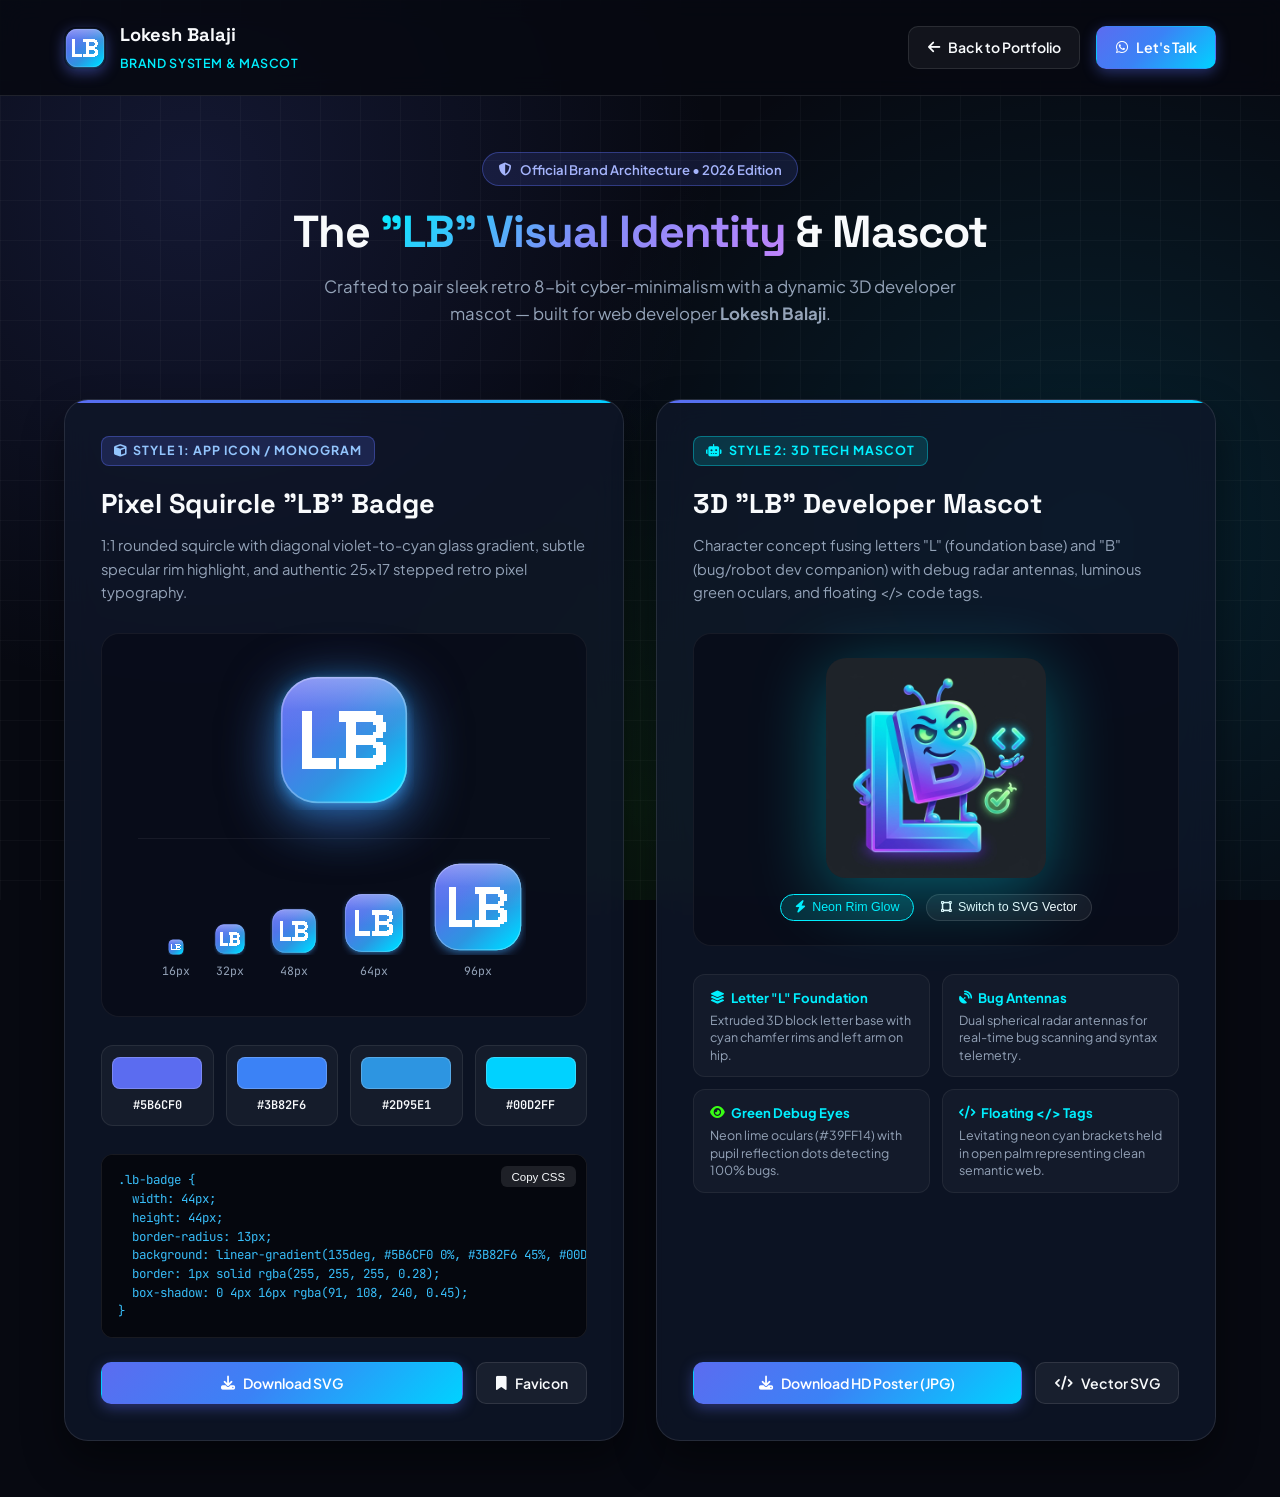
<file: brand-showcase.html>
<!DOCTYPE html>
<html lang="en">
<head>
  <meta charset="UTF-8">
  <meta name="viewport" content="width=device-width, initial-scale=1.0">
  <title>LB Brand Identity & Mascot System | Lokesh Balaji</title>
  <meta name="description" content="Official Brand Identity, Vector Pixel Monogram System & 3D Developer Mascot Architecture for Lokesh Balaji.">

  <!-- Favicon -->
  <link rel="icon" type="image/svg+xml" href="assets/favicon-lb.svg">

  <!-- Google Fonts -->
  <link rel="preconnect" href="https://fonts.googleapis.com">
  <link rel="preconnect" href="https://fonts.gstatic.com" crossorigin>
  <link href="https://fonts.googleapis.com/css2?family=JetBrains+Mono:wght@400;500;600;700&family=Plus+Jakarta+Sans:wght@300;400;500;600;700;800&family=Space+Grotesk:wght@500;600;700;800&display=swap" rel="stylesheet">

  <!-- Font Awesome -->
  <link rel="stylesheet" href="https://cdnjs.cloudflare.com/ajax/libs/font-awesome/6.5.1/css/all.min.css">

  <style>
    :root {
      --bg-dark: #070911;
      --bg-card: rgba(15, 23, 42, 0.75);
      --bg-card-border: rgba(255, 255, 255, 0.1);
      --grad-squircle: linear-gradient(135deg, #5b6cf0 0%, #3b82f6 45%, #00d2ff 100%);
      --neon-cyan: #00f0ff;
      --neon-green: #39ff14;
      --neon-purple: #8b5cf6;
      --text-main: #f8fafc;
      --text-muted: #94a3b8;
      --font-display: 'Space Grotesk', sans-serif;
      --font-body: 'Plus Jakarta Sans', sans-serif;
      --font-code: 'JetBrains Mono', monospace;
    }

    * {
      box-sizing: border-box;
      margin: 0;
      padding: 0;
    }

    body {
      background-color: var(--bg-dark);
      background-image: 
        radial-gradient(circle at 15% 20%, rgba(91, 108, 240, 0.15) 0%, transparent 40%),
        radial-gradient(circle at 85% 60%, rgba(0, 210, 255, 0.12) 0%, transparent 45%),
        radial-gradient(circle at 50% 90%, rgba(57, 255, 20, 0.08) 0%, transparent 40%);
      background-attachment: fixed;
      color: var(--text-main);
      font-family: var(--font-body);
      min-height: 100vh;
      line-height: 1.6;
    }

    /* Constellation Tech Grid Backdrop */
    .bg-grid {
      position: fixed;
      inset: 0;
      background-size: 40px 40px;
      background-image: 
        linear-gradient(to right, rgba(255, 255, 255, 0.03) 1px, transparent 1px),
        linear-gradient(to bottom, rgba(255, 255, 255, 0.03) 1px, transparent 1px);
      pointer-events: none;
      z-index: 0;
    }

    .container {
      max-width: 1200px;
      margin: 0 auto;
      padding: 0 1.5rem;
      position: relative;
      z-index: 1;
    }

    /* Top Navigation */
    .navbar {
      display: flex;
      justify-content: space-between;
      align-items: center;
      padding: 1.25rem 0;
      border-bottom: 1px solid var(--bg-card-border);
      backdrop-filter: blur(12px);
      position: sticky;
      top: 0;
      z-index: 100;
      background: rgba(7, 9, 17, 0.85);
    }

    .brand-wrap {
      display: flex;
      align-items: center;
      gap: 0.85rem;
      text-decoration: none;
      color: var(--text-main);
    }

    .nav-badge-img {
      width: 42px;
      height: 42px;
      border-radius: 12px;
      box-shadow: 0 4px 14px rgba(91, 108, 240, 0.45);
      transition: transform 0.3s cubic-bezier(0.34, 1.56, 0.64, 1);
    }

    .brand-wrap:hover .nav-badge-img {
      transform: rotate(-6deg) scale(1.08);
    }

    .nav-title {
      font-family: var(--font-display);
      font-weight: 700;
      font-size: 1.15rem;
      display: block;
    }

    .nav-subtitle {
      font-size: 0.78rem;
      color: var(--neon-cyan);
      letter-spacing: 0.05em;
      text-transform: uppercase;
      font-weight: 600;
    }

    .nav-actions {
      display: flex;
      align-items: center;
      gap: 1rem;
    }

    .btn {
      display: inline-flex;
      align-items: center;
      gap: 0.5rem;
      padding: 0.55rem 1.15rem;
      border-radius: 10px;
      font-weight: 600;
      font-size: 0.88rem;
      text-decoration: none;
      transition: all 0.25s ease;
      cursor: pointer;
      border: 1px solid transparent;
    }

    .btn-outline {
      background: rgba(255, 255, 255, 0.05);
      border-color: var(--bg-card-border);
      color: var(--text-main);
    }

    .btn-outline:hover {
      background: rgba(255, 255, 255, 0.12);
      border-color: var(--neon-cyan);
      color: var(--neon-cyan);
      transform: translateY(-2px);
    }

    .btn-primary {
      background: var(--grad-squircle);
      color: #ffffff;
      box-shadow: 0 4px 14px rgba(91, 108, 240, 0.4);
    }

    .btn-primary:hover {
      box-shadow: 0 6px 20px rgba(0, 210, 255, 0.55);
      transform: translateY(-2px);
    }

    /* Hero Section */
    .hero-banner {
      text-align: center;
      padding: 3.5rem 0 2.5rem;
    }

    .hero-tag {
      display: inline-flex;
      align-items: center;
      gap: 0.5rem;
      padding: 0.35rem 0.95rem;
      border-radius: 999px;
      background: rgba(91, 108, 240, 0.15);
      border: 1px solid rgba(91, 108, 240, 0.4);
      color: #a5b4fc;
      font-size: 0.82rem;
      font-weight: 600;
      margin-bottom: 1.25rem;
    }

    .hero-title {
      font-family: var(--font-display);
      font-size: 2.8rem;
      font-weight: 800;
      line-height: 1.15;
      margin-bottom: 1rem;
      letter-spacing: -0.02em;
    }

    .hero-title .gradient-text {
      background: linear-gradient(135deg, #00f0ff, #818cf8, #c084fc);
      -webkit-background-clip: text;
      -webkit-text-fill-color: transparent;
    }

    .hero-description {
      max-width: 680px;
      margin: 0 auto 2rem;
      color: var(--text-muted);
      font-size: 1.05rem;
    }

    /* Styles Split Section */
    .showcase-grid {
      display: grid;
      grid-template-columns: 1fr 1fr;
      gap: 2rem;
      margin-bottom: 3.5rem;
    }

    .style-card {
      background: var(--bg-card);
      border: 1px solid var(--bg-card-border);
      border-radius: 24px;
      padding: 2.25rem;
      backdrop-filter: blur(16px);
      box-shadow: 0 20px 40px rgba(0, 0, 0, 0.45);
      position: relative;
      overflow: hidden;
      display: flex;
      flex-direction: column;
    }

    .style-card::before {
      content: '';
      position: absolute;
      top: 0;
      left: 0;
      right: 0;
      height: 3px;
      background: var(--grad-squircle);
    }

    .card-badge {
      display: inline-flex;
      align-items: center;
      gap: 0.4rem;
      font-size: 0.78rem;
      font-weight: 700;
      text-transform: uppercase;
      letter-spacing: 0.08em;
      padding: 0.25rem 0.75rem;
      border-radius: 8px;
      margin-bottom: 1rem;
      width: fit-content;
    }

    .badge-icon-style {
      background: rgba(91, 108, 240, 0.2);
      border: 1px solid rgba(91, 108, 240, 0.4);
      color: #93c5fd;
    }

    .badge-mascot-style {
      background: rgba(0, 240, 255, 0.15);
      border: 1px solid rgba(0, 240, 255, 0.35);
      color: var(--neon-cyan);
    }

    .card-title {
      font-family: var(--font-display);
      font-size: 1.7rem;
      font-weight: 700;
      margin-bottom: 0.5rem;
    }

    .card-desc {
      color: var(--text-muted);
      font-size: 0.92rem;
      margin-bottom: 1.75rem;
    }

    /* Style 1: Pixel Badge Preview Canvas */
    .icon-preview-stage {
      background: rgba(8, 12, 24, 0.8);
      border: 1px solid rgba(255, 255, 255, 0.06);
      border-radius: 18px;
      padding: 2.25rem;
      display: flex;
      flex-direction: column;
      align-items: center;
      justify-content: center;
      margin-bottom: 1.75rem;
      position: relative;
    }

    .main-squircle-preview {
      width: 140px;
      height: 140px;
      margin-bottom: 1.75rem;
      filter: drop-shadow(0 12px 28px rgba(91, 108, 240, 0.5)) drop-shadow(0 4px 12px rgba(0, 210, 255, 0.4));
      transition: transform 0.35s cubic-bezier(0.34, 1.56, 0.64, 1);
    }

    .main-squircle-preview:hover {
      transform: scale(1.08) rotate(-4deg);
    }

    /* Multi-Size Scaling Ladder */
    .size-ladder {
      display: flex;
      align-items: flex-end;
      justify-content: center;
      gap: 1.5rem;
      width: 100%;
      padding-top: 1.25rem;
      border-top: 1px solid rgba(255, 255, 255, 0.06);
    }

    .size-item {
      display: flex;
      flex-direction: column;
      align-items: center;
      gap: 0.45rem;
    }

    .size-label {
      font-size: 0.72rem;
      font-family: var(--font-code);
      color: var(--text-muted);
    }

    /* Color Swatches */
    .color-swatches {
      display: grid;
      grid-template-columns: repeat(4, 1fr);
      gap: 0.75rem;
      margin-bottom: 1.75rem;
    }

    .swatch-item {
      background: rgba(255, 255, 255, 0.04);
      border: 1px solid rgba(255, 255, 255, 0.08);
      border-radius: 12px;
      padding: 0.65rem;
      text-align: center;
      cursor: pointer;
      transition: transform 0.2s ease, border-color 0.2s ease;
    }

    .swatch-item:hover {
      transform: translateY(-3px);
      border-color: rgba(255, 255, 255, 0.25);
    }

    .swatch-color {
      height: 32px;
      border-radius: 8px;
      margin-bottom: 0.45rem;
      box-shadow: inset 0 0 0 1px rgba(255, 255, 255, 0.2);
    }

    .swatch-hex {
      font-family: var(--font-code);
      font-size: 0.75rem;
      font-weight: 600;
      display: block;
    }

    /* Style 2: Mascot Preview Stage */
    .mascot-preview-stage {
      background: rgba(8, 12, 24, 0.8);
      border: 1px solid rgba(255, 255, 255, 0.06);
      border-radius: 18px;
      padding: 1.5rem;
      display: flex;
      flex-direction: column;
      align-items: center;
      justify-content: center;
      margin-bottom: 1.75rem;
      position: relative;
      min-height: 280px;
    }

    .mascot-interactive-wrap {
      width: 220px;
      height: 220px;
      position: relative;
      cursor: grab;
      transition: transform 0.2s ease;
      filter: drop-shadow(0 15px 35px rgba(0, 240, 255, 0.35));
    }

    .mascot-interactive-wrap:hover {
      transform: scale(1.05);
    }

    .mascot-interactive-wrap img {
      width: 100%;
      height: 100%;
      object-fit: contain;
      border-radius: 20px;
    }

    .mascot-controls {
      display: flex;
      gap: 0.75rem;
      margin-top: 1rem;
    }

    .pill-btn {
      background: rgba(255, 255, 255, 0.06);
      border: 1px solid rgba(255, 255, 255, 0.12);
      color: var(--text-main);
      padding: 0.35rem 0.85rem;
      border-radius: 999px;
      font-size: 0.78rem;
      cursor: pointer;
      display: flex;
      align-items: center;
      gap: 0.4rem;
      transition: all 0.2s ease;
    }

    .pill-btn.active, .pill-btn:hover {
      background: rgba(0, 240, 255, 0.15);
      border-color: var(--neon-cyan);
      color: var(--neon-cyan);
    }

    /* Mascot Lore / Anatomy List */
    .anatomy-grid {
      display: grid;
      grid-template-columns: 1fr 1fr;
      gap: 0.75rem;
      margin-bottom: 1.75rem;
    }

    .anatomy-item {
      background: rgba(255, 255, 255, 0.03);
      border: 1px solid rgba(255, 255, 255, 0.06);
      border-radius: 12px;
      padding: 0.75rem 1rem;
    }

    .anatomy-title {
      font-size: 0.82rem;
      font-weight: 700;
      color: var(--neon-cyan);
      display: flex;
      align-items: center;
      gap: 0.4rem;
      margin-bottom: 0.25rem;
    }

    .anatomy-desc {
      font-size: 0.78rem;
      color: var(--text-muted);
      line-height: 1.4;
    }

    /* Code Snippet Box */
    .code-box {
      background: #05070e;
      border: 1px solid rgba(255, 255, 255, 0.08);
      border-radius: 12px;
      padding: 1rem;
      position: relative;
      margin-bottom: 1.5rem;
      overflow-x: auto;
    }

    .code-box pre {
      font-family: var(--font-code);
      font-size: 0.78rem;
      color: #38bdf8;
      line-height: 1.5;
    }

    .code-copy-btn {
      position: absolute;
      top: 0.65rem;
      right: 0.65rem;
      background: rgba(255, 255, 255, 0.1);
      border: none;
      color: var(--text-main);
      padding: 0.3rem 0.65rem;
      border-radius: 6px;
      font-size: 0.72rem;
      cursor: pointer;
      transition: background 0.2s;
    }

    .code-copy-btn:hover {
      background: var(--neon-cyan);
      color: #070911;
    }

    /* Action Buttons Row */
    .action-row {
      display: flex;
      gap: 0.85rem;
      margin-top: auto;
    }

    /* Toast Notification */
    .toast {
      position: fixed;
      bottom: 2rem;
      right: 2rem;
      background: #0f172a;
      border: 1px solid var(--neon-cyan);
      color: #ffffff;
      padding: 0.75rem 1.25rem;
      border-radius: 12px;
      box-shadow: 0 10px 25px rgba(0, 240, 255, 0.35);
      font-size: 0.88rem;
      display: flex;
      align-items: center;
      gap: 0.5rem;
      opacity: 0;
      transform: translateY(20px);
      transition: all 0.3s ease;
      z-index: 1000;
      pointer-events: none;
    }

    .toast.show {
      opacity: 1;
      transform: translateY(0);
    }

    @media (max-width: 900px) {
      .showcase-grid {
        grid-template-columns: 1fr;
      }
      .hero-title {
        font-size: 2.2rem;
      }
    }
  </style>
</head>
<body>

  <div class="bg-grid"></div>

  <!-- Top Navigation Bar -->
  <header class="navbar">
    <div class="container" style="display:flex; justify-content:space-between; align-items:center; width:100%;">
      <a href="index.html" class="brand-wrap">
        <img src="assets/lb-badge-pixel.svg" alt="LB Logo" class="nav-badge-img">
        <div>
          <span class="nav-title">Lokesh Balaji</span>
          <span class="nav-subtitle">Brand System &amp; Mascot</span>
        </div>
      </a>
      <div class="nav-actions">
        <a href="index.html" class="btn btn-outline">
          <i class="fa-solid fa-arrow-left"></i>
          <span>Back to Portfolio</span>
        </a>
        <a href="https://wa.me/919445259662?text=Hi%20Lokesh,%20I%20love%20the%20LB%20brand%20identity%20and%20mascot!" target="_blank" class="btn btn-primary">
          <i class="fa-brands fa-whatsapp"></i>
          <span>Let's Talk</span>
        </a>
      </div>
    </div>
  </header>

  <!-- Hero Header -->
  <main class="container">
    <section class="hero-banner">
      <div class="hero-tag">
        <i class="fa-solid fa-shield-halved"></i>
        <span>Official Brand Architecture • 2026 Edition</span>
      </div>
      <h1 class="hero-title">
        The <span class="gradient-text">"LB" Visual Identity</span> &amp; Mascot
      </h1>
      <p class="hero-description">
        Crafted to pair sleek retro 8-bit cyber-minimalism with a dynamic 3D developer mascot — built for web developer <strong>Lokesh Balaji</strong>.
      </p>
    </section>

    <!-- Main Grid: Style 1 vs Style 2 -->
    <div class="showcase-grid">

      <!-- ==================== STYLE 1: PIXEL SQUIRCLE BADGE ==================== -->
      <section class="style-card" id="style-pixel-badge">
        <span class="card-badge badge-icon-style">
          <i class="fa-solid fa-cube"></i> Style 1: App Icon / Monogram
        </span>
        <h2 class="card-title">Pixel Squircle "LB" Badge</h2>
        <p class="card-desc">
          1:1 rounded squircle with diagonal violet-to-cyan glass gradient, subtle specular rim highlight, and authentic 25&times;17 stepped retro pixel typography.
        </p>

        <!-- Preview Stage -->
        <div class="icon-preview-stage">
          <img src="assets/lb-badge-pixel.svg" alt="LB Pixel Badge HD" class="main-squircle-preview" id="squircle-main">

          <!-- Scale Ladder -->
          <div class="size-ladder">
            <div class="size-item">
              <img src="assets/lb-badge-pixel.svg" width="16" height="16" alt="16px">
              <span class="size-label">16px</span>
            </div>
            <div class="size-item">
              <img src="assets/lb-badge-pixel.svg" width="32" height="32" alt="32px">
              <span class="size-label">32px</span>
            </div>
            <div class="size-item">
              <img src="assets/lb-badge-pixel.svg" width="48" height="48" alt="48px">
              <span class="size-label">48px</span>
            </div>
            <div class="size-item">
              <img src="assets/lb-badge-pixel.svg" width="64" height="64" alt="64px">
              <span class="size-label">64px</span>
            </div>
            <div class="size-item">
              <img src="assets/lb-badge-pixel.svg" width="96" height="96" alt="96px">
              <span class="size-label">96px</span>
            </div>
          </div>
        </div>

        <!-- Color Tokens -->
        <div class="color-swatches">
          <div class="swatch-item" onclick="copyHex('#5B6CF0')">
            <div class="swatch-color" style="background: #5B6CF0;"></div>
            <span class="swatch-hex">#5B6CF0</span>
          </div>
          <div class="swatch-item" onclick="copyHex('#3B82F6')">
            <div class="swatch-color" style="background: #3B82F6;"></div>
            <span class="swatch-hex">#3B82F6</span>
          </div>
          <div class="swatch-item" onclick="copyHex('#2D95E1')">
            <div class="swatch-color" style="background: #2D95E1;"></div>
            <span class="swatch-hex">#2D95E1</span>
          </div>
          <div class="swatch-item" onclick="copyHex('#00D2FF')">
            <div class="swatch-color" style="background: #00D2FF;"></div>
            <span class="swatch-hex">#00D2FF</span>
          </div>
        </div>

        <!-- CSS Snippet Box -->
        <div class="code-box">
          <button class="code-copy-btn" onclick="copyCssSnippet()">Copy CSS</button>
          <pre id="css-snippet">.lb-badge {
  width: 44px;
  height: 44px;
  border-radius: 13px;
  background: linear-gradient(135deg, #5B6CF0 0%, #3B82F6 45%, #00D2FF 100%);
  border: 1px solid rgba(255, 255, 255, 0.28);
  box-shadow: 0 4px 16px rgba(91, 108, 240, 0.45);
}</pre>
        </div>

        <!-- Downloads & Actions -->
        <div class="action-row">
          <a href="assets/lb-badge-pixel.svg" download="lb-badge-pixel.svg" class="btn btn-primary" style="flex:1; justify-content:center;">
            <i class="fa-solid fa-download"></i> Download SVG
          </a>
          <a href="assets/favicon-lb.svg" download="favicon-lb.svg" class="btn btn-outline">
            <i class="fa-solid fa-bookmark"></i> Favicon
          </a>
        </div>
      </section>

      <!-- ==================== STYLE 2: 3D DEVELOPER MASCOT ==================== -->
      <section class="style-card" id="style-mascot-3d">
        <span class="card-badge badge-mascot-style">
          <i class="fa-solid fa-robot"></i> Style 2: 3D Tech Mascot
        </span>
        <h2 class="card-title">3D "LB" Developer Mascot</h2>
        <p class="card-desc">
          Character concept fusing letters "L" (foundation base) and "B" (bug/robot dev companion) with debug radar antennas, luminous green oculars, and floating &lt;/&gt; code tags.
        </p>

        <!-- Preview Stage with 3D Tilt -->
        <div class="mascot-preview-stage" id="mascot-stage">
          <div class="mascot-interactive-wrap" id="mascot-card">
            <img src="assets/lb-mascot.jpg" alt="3D LB Mascot" id="mascot-display-img">
          </div>

          <div class="mascot-controls">
            <button class="pill-btn active" id="btn-toggle-glow" onclick="toggleMascotGlow()">
              <i class="fa-solid fa-bolt"></i> Neon Rim Glow
            </button>
            <button class="pill-btn" id="btn-toggle-svg" onclick="toggleMascotAsset()">
              <i class="fa-solid fa-vector-square"></i> Switch to SVG Vector
            </button>
          </div>
        </div>

        <!-- Anatomy / Lore Breakdown -->
        <div class="anatomy-grid">
          <div class="anatomy-item">
            <div class="anatomy-title">
              <i class="fa-solid fa-layer-group"></i> Letter "L" Foundation
            </div>
            <div class="anatomy-desc">Extruded 3D block letter base with cyan chamfer rims and left arm on hip.</div>
          </div>
          <div class="anatomy-item">
            <div class="anatomy-title">
              <i class="fa-solid fa-satellite-dish"></i> Bug Antennas
            </div>
            <div class="anatomy-desc">Dual spherical radar antennas for real-time bug scanning and syntax telemetry.</div>
          </div>
          <div class="anatomy-item">
            <div class="anatomy-title">
              <i class="fa-solid fa-eye text-emerald" style="color:#39ff14;"></i> Green Debug Eyes
            </div>
            <div class="anatomy-desc">Neon lime oculars (#39FF14) with pupil reflection dots detecting 100% bugs.</div>
          </div>
          <div class="anatomy-item">
            <div class="anatomy-title">
              <i class="fa-solid fa-code" style="color:#00f0ff;"></i> Floating &lt;/&gt; Tags
            </div>
            <div class="anatomy-desc">Levitating neon cyan brackets held in open palm representing clean semantic web.</div>
          </div>
        </div>

        <!-- Downloads & Actions -->
        <div class="action-row">
          <a href="assets/lb-mascot.jpg" download="lb-mascot-hd.jpg" class="btn btn-primary" style="flex:1; justify-content:center;">
            <i class="fa-solid fa-download"></i> Download HD Poster (JPG)
          </a>
          <a href="assets/lb-mascot.svg" download="lb-mascot-vector.svg" class="btn btn-outline">
            <i class="fa-solid fa-code"></i> Vector SVG
          </a>
        </div>
      </section>

    </div>
  </main>

  <!-- Toast Notification -->
  <div class="toast" id="toast-msg">
    <i class="fa-solid fa-circle-check" style="color:var(--neon-green)"></i>
    <span id="toast-text">Copied to clipboard!</span>
  </div>

  <script>
    function showToast(msg) {
      const toast = document.getElementById('toast-msg');
      const text = document.getElementById('toast-text');
      text.textContent = msg;
      toast.classList.add('show');
      setTimeout(() => {
        toast.classList.remove('show');
      }, 2500);
    }

    function copyHex(hex) {
      navigator.clipboard.writeText(hex).then(() => {
        showToast(`Copied color ${hex} to clipboard!`);
      });
    }

    function copyCssSnippet() {
      const code = document.getElementById('css-snippet').textContent;
      navigator.clipboard.writeText(code).then(() => {
        showToast('CSS snippet copied to clipboard!');
      });
    }

    // Mascot 3D Tilt on Mouse Move
    const stage = document.getElementById('mascot-stage');
    const card = document.getElementById('mascot-card');

    stage.addEventListener('mousemove', (e) => {
      const rect = stage.getBoundingClientRect();
      const x = e.clientX - rect.left - rect.width / 2;
      const y = e.clientY - rect.top - rect.height / 2;
      const rotateX = (-y / rect.height) * 22;
      const rotateY = (x / rect.width) * 22;
      card.style.transform = `perspective(800px) rotateX(${rotateX}deg) rotateY(${rotateY}deg) scale(1.06)`;
    });

    stage.addEventListener('mouseleave', () => {
      card.style.transform = 'perspective(800px) rotateX(0deg) rotateY(0deg) scale(1)';
    });

    let glowActive = true;
    function toggleMascotGlow() {
      glowActive = !glowActive;
      const btn = document.getElementById('btn-toggle-glow');
      if (glowActive) {
        card.style.filter = 'drop-shadow(0 15px 35px rgba(0, 240, 255, 0.45)) drop-shadow(0 5px 15px rgba(57, 255, 20, 0.3))';
        btn.classList.add('active');
        showToast('Neon Glow Enabled');
      } else {
        card.style.filter = 'none';
        btn.classList.remove('active');
        showToast('Neon Glow Disabled');
      }
    }

    let isSvg = false;
    function toggleMascotAsset() {
      isSvg = !isSvg;
      const img = document.getElementById('mascot-display-img');
      const btn = document.getElementById('btn-toggle-svg');
      if (isSvg) {
        img.src = 'assets/lb-mascot.svg';
        btn.innerHTML = '<i class="fa-solid fa-image"></i> Switch to 3D Render';
        btn.classList.add('active');
        showToast('Switched to Vector SVG format');
      } else {
        img.src = 'assets/lb-mascot.jpg';
        btn.innerHTML = '<i class="fa-solid fa-vector-square"></i> Switch to SVG Vector';
        btn.classList.remove('active');
        showToast('Switched to 3D Render format');
      }
    }
  </script>
</body>
</html>
</file>
